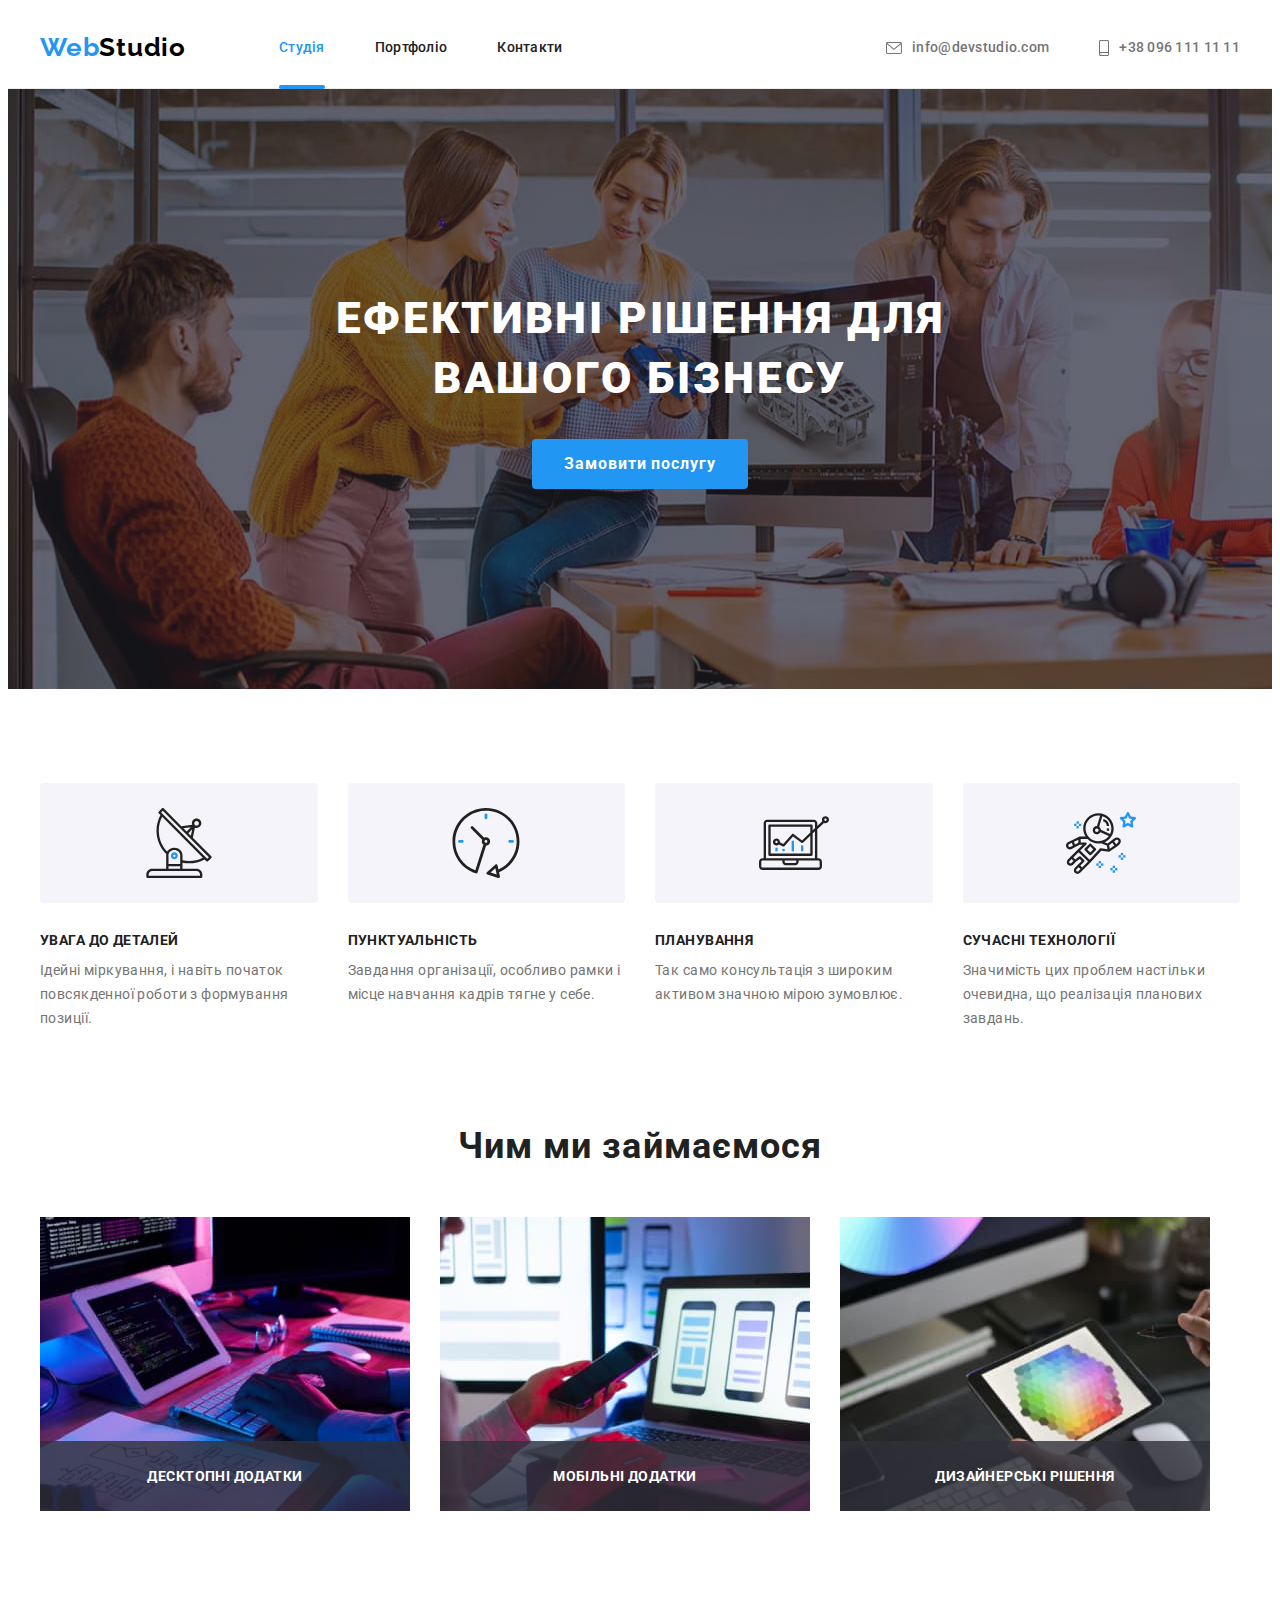
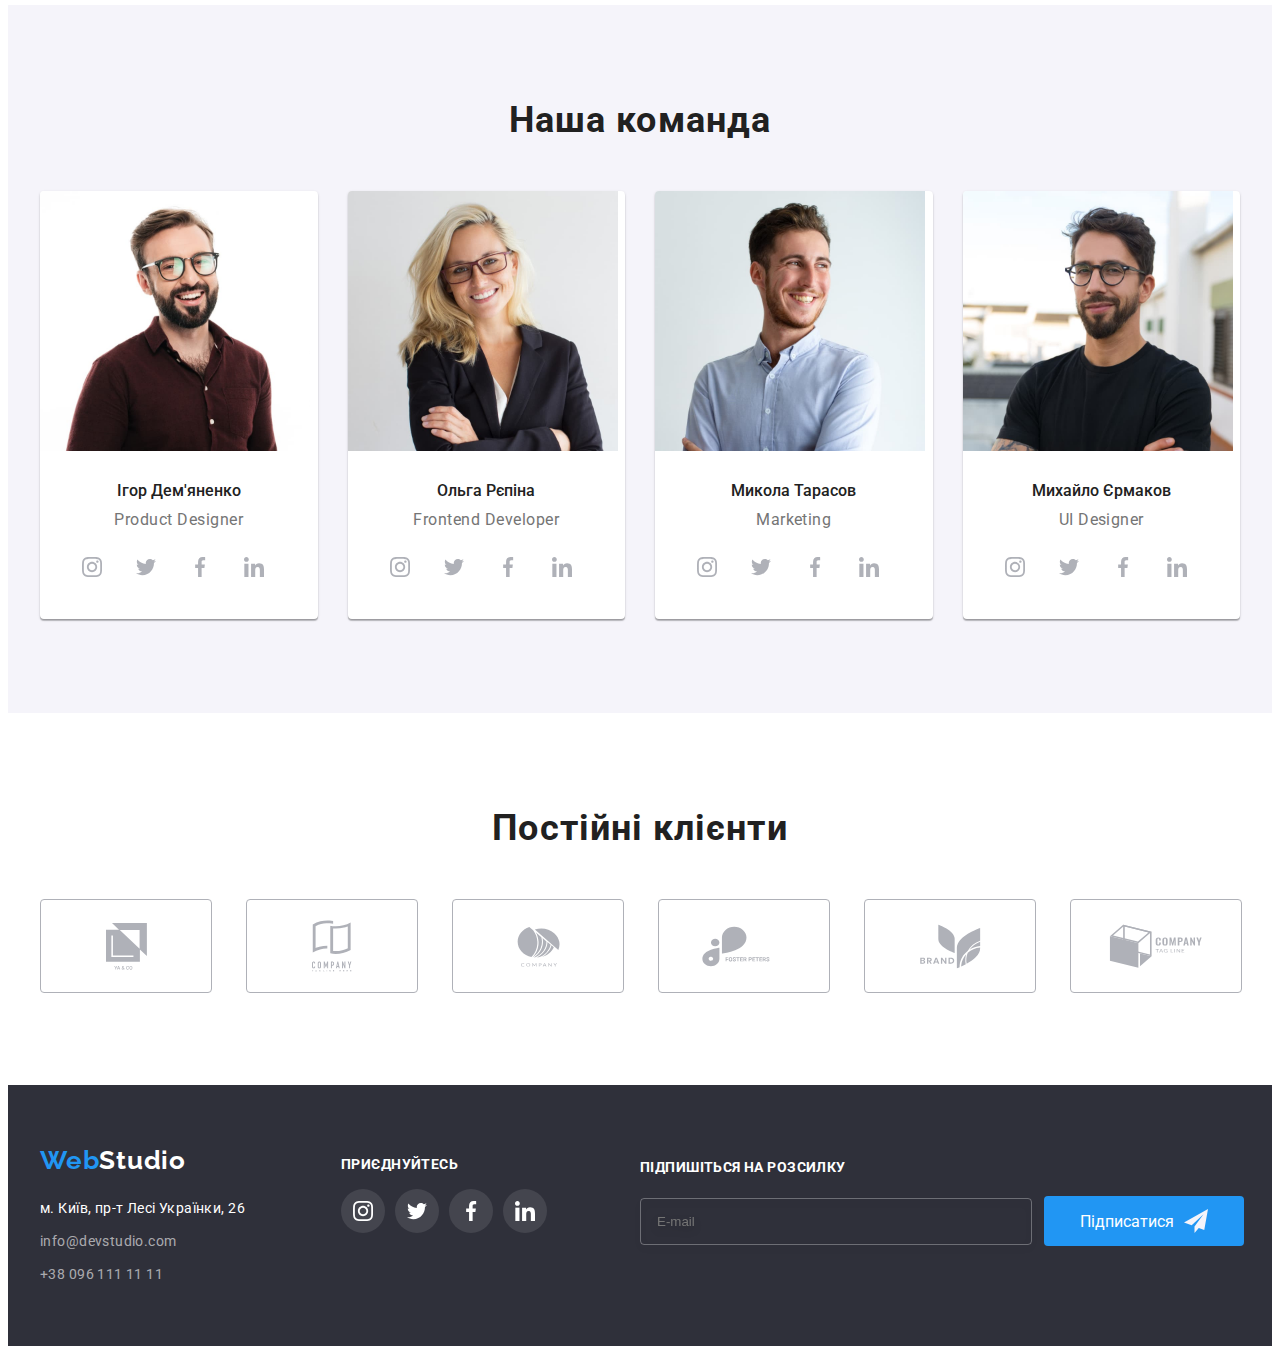
<file: index.html>
<!DOCTYPE html>
  <html lang="uk">
    <head>
      <meta charset="UTF-8" />
      <meta http-equiv="X-UA-Compatible" content="IE=edge" />
      <meta name="viewport" content="width=device-width, initial-scale=1.0" />
      <title>Студія</title>
      <link
        rel="stylesheet"
        href="https://cdnjs.cloudflare.com/ajax/libs/modern-normalize/1.1.0/modern-normalize.min.css"
        integrity="sha512-wpPYUAdjBVSE4KJnH1VR1HeZfpl1ub8YT/NKx4PuQ5NmX2tKuGu6U/JRp5y+Y8XG2tV+wKQpNHVUX03MfMFn9Q=="
        crossorigin="anonymous"
        referrerpolicy="no-referrer" />
      <link rel="stylesheet" href="./css/styles.css" />
      <link rel="preconnect" href="https://fonts.googleapis.com" />
      <link rel="preconnect" href="https://fonts.gstatic.com" crossorigin />
      <link
        href="https://fonts.googleapis.com/css2?family=Montserrat:wght@400;700&family=Raleway:wght@700&family=Roboto:wght@400;500;700;900&display=swap"
        rel="stylesheet" />
    </head>
    <body>
      <!-- Header -->
      <header class="page-header">
        <div class="container">
          <a href="./" class="logo link"><span class="accent">Web</span>Studio</a>

          <nav>
            <ul class="pages list">
              <li class="item">
                <a class="link current" href="./">Студія</a>
              </li>
              <li class="item">
                <a class="link" href="./portfolio.html">Портфоліо</a>
              </li>
              <li class="item">
                <a class="link" href="">Контакти</a>
              </li>
            </ul>
          </nav>

          <ul class="contacts list">
            <li class="item">
              <a class="link email" href="mailto:info@devstudio.com">
                <svg class="ico-email" width="16" height="12">
                  <use href="./images/icons.svg#envelope"></use></svg
                >info@devstudio.com</a
              >
            </li>
            <li class="item">
              <a class="link tel" href="tel:+380961111111">
                <svg class="ico-tel" width="10" height="16">
                  <use href="./images/icons.svg#smartphone"></use></svg
                >+38 096 111 11 11</a
              >
            </li>
          </ul>
        </div>
      </header>

      <!-- Main content -->
      <main>
        <!-- Hat -->

        <section class="section hat">
          <div class="container">
            <h1 class="hat-title">Ефективні рішення для вашого бізнесу</h1>
            <button type="button" class="hat-button button" data-modal-open>
              Замовити послугу
            </button>
          </div>
          <div class="backdrop is-hidden" data-modal>
            <div class="modal">
              <div class="close" data-modal-close>
                <svg width="18" height="18">
                  <use href="./images/icons.svg#close"></use>
                </svg>
              </div>
              <h3 class="modal-title">Залиште свої дані, ми вам передзвонимо</h3>
              <form class="order">
                <label class="form-label"
                  >Імʼя<input class="form-input" type="text" name="name" />
                  <svg class="ico-input">
                    <use href="./images/icons.svg#person"></use>
                  </svg>
                </label>

                <label class="form-label"
                  >Телефон<input class="form-input" type="tel" name="phone" />
                  <svg class="ico-input">
                    <use href="./images/icons.svg#phone"></use></svg
                ></label>
                <label class="form-label"
                  >Пошта<input class="form-input" type="text" name="name" />
                  <svg class="ico-input">
                    <use href="./images/icons.svg#email"></use></svg
                ></label>
                <label class="form-label"
                  >Коментар<textarea
                    class="form-comment form-input"
                    name="comment"
                    rows="4"
                    placeholder="Введіть текст"></textarea>
                </label>
                <label class="form-checkbox-label">
                  <input class="form-checkbox" type="checkbox" />
                  <svg class="check-ico">
                    <use href="./images/icons.svg#check"></use>
                  </svg>
                  Погоджуюся з розсилкою та приймаю <a href=""> Умови договору</a>
                </label>
                <button class="form-button button" type="submit">
                  Відправити
                </button>
              </form>
            </div>
          </div>
        </section>

        <!-- Features -->

        <section class="section features-section">
          <div class="container">
            <h2 class="features-title">Особливості</h2>
            <ul class="features-list list">
              <li class="item">
                <div class="features-thumb">
                  <svg class="ico-features" width="70" height="70">
                    <use href="./images/icons.svg#antenna"></use>
                  </svg>
                </div>
                <h3 class="features-list-title">Увага до деталей</h3>
                <p>
                  Ідейні міркування, і навіть початок повсякденної роботи з
                  формування позиції.
                </p>
              </li>
              <li class="item">
                <div class="features-thumb">
                  <svg class="ico-features" width="70" height="70">
                    <use href="./images/icons.svg#clock"></use>
                  </svg>
                </div>
                <h3 class="features-list-title">Пунктуальність</h3>
                <p>
                  Завдання організації, особливо рамки і місце навчання кадрів
                  тягне у себе.
                </p>
              </li>
              <li class="item">
                <div class="features-thumb">
                  <svg class="ico-features" width="70" height="70">
                    <use href="./images/icons.svg#diagram"></use>
                  </svg>
                </div>
                <h3 class="features-list-title">Планування</h3>
                <p>
                  Так само консультація з широким активом значною мірою зумовлює.
                </p>
              </li>
              <li class="item">
                <div class="features-thumb">
                  <svg class="ico-features" width="70" height="70">
                    <use href="./images/icons.svg#astronaut"></use>
                  </svg>
                </div>
                <h3 class="features-list-title">Сучасні технології</h3>
                <p>
                  Значимість цих проблем настільки очевидна, що реалізація
                  планових завдань.
                </p>
              </li>
            </ul>
          </div>
        </section>

        <!-- Business -->

        <section class="section business-section">
          <div class="container">
            <h2 class="section-title">Чим ми займаємося</h2>
            <ul class="business-list list">
              <li class="item">
                <img
                  src="./images/box1.jpg"
                  alt="Десктопні додатки"
                  width="370"
                  height="294" />
                <div class="business-thumb">
                  <p>Десктопні додатки</p>
                </div>
              </li>
              <li class="item">
                <img
                  src="./images/box2.jpg"
                  alt="Мобільні додатки"
                  width="370"
                  height="294" />

                <div class="business-thumb">
                  <p>Мобільні додатки</p>
                </div>
              </li>
              <li class="item">
                <img
                  src="./images/box3.jpg"
                  alt="Дизайнерські рішення"
                  width="370"
                  height="294" />

                <div class="business-thumb">
                  <p>Дизайнерські рішення</p>
                </div>
              </li>
            </ul>
          </div>
        </section>

        <!-- Team -->

        <section class="section team-section">
          <div class="container">
            <h2 class="team section-title">Наша команда</h2>
            <ul class="team list">
              <li class="item">
                <img
                  src="./images/team1.jpg"
                  class="team-photo"
                  alt="Ігор Дем'яненко"
                  width="270"
                  height="260" />
                <div class="team-content">
                  <h3 class="team-name">Ігор Дем'яненко</h3>
                  <p class="team-position" lang="en">Product Designer</p>

                  <ul class="socials list">
                    <li class="item">
                      <a class="socials-link" href="">
                        <svg class="ico-socials">
                          <use href="./images/icons.svg#instagram"></use>
                        </svg>
                      </a>
                    </li>
                    <li class="item">
                      <a class="socials-link" href="">
                        <svg class="ico-socials">
                          <use href="./images/icons.svg#twitter"></use>
                        </svg>
                      </a>
                    </li>
                    <li class="item">
                      <a class="socials-link" href="">
                        <svg class="ico-socials">
                          <use href="./images/icons.svg#facebook"></use>
                        </svg>
                      </a>
                    </li>
                    <li class="item">
                      <a class="socials-link" href="">
                        <svg class="ico-socials">
                          <use href="./images/icons.svg#linkedin"></use>
                        </svg>
                      </a>
                    </li>
                  </ul>
                </div>
              </li>
              <li class="item">
                <img
                  src="./images/team2.jpg"
                  class="team-photo"
                  alt="Ольга Рєпіна"
                  width="270"
                  height="260" />
                <div class="team-content">
                  <h3 class="team-name">Ольга Рєпіна</h3>
                  <p class="team-position" lang="en">Frontend Developer</p>

                  <ul class="socials list">
                    <li class="item">
                      <a class="socials-link" href="">
                        <svg class="ico-socials">
                          <use href="./images/icons.svg#instagram"></use>
                        </svg>
                      </a>
                    </li>
                    <li class="item">
                      <a class="socials-link" href="">
                        <svg class="ico-socials">
                          <use href="./images/icons.svg#twitter"></use>
                        </svg>
                      </a>
                    </li>
                    <li class="item">
                      <a class="socials-link" href="">
                        <svg class="ico-socials">
                          <use href="./images/icons.svg#facebook"></use>
                        </svg>
                      </a>
                    </li>
                    <li class="item">
                      <a class="socials-link" href="">
                        <svg class="ico-socials">
                          <use href="./images/icons.svg#linkedin"></use>
                        </svg>
                      </a>
                    </li>
                  </ul>
                </div>
              </li>
              <li class="item">
                <img
                  src="./images/team3.jpg"
                  class="team-photo"
                  alt="Микола Тарасов"
                  width="270"
                  height="260" />
                <div class="team-content">
                  <h3 class="team-name">Микола Тарасов</h3>
                  <p class="team-position" lang="en">Marketing</p>
                  <ul class="socials list">
                    <li class="item">
                      <a class="socials-link" href="">
                        <svg class="ico-socials">
                          <use href="./images/icons.svg#instagram"></use>
                        </svg>
                      </a>
                    </li>
                    <li class="item">
                      <a class="socials-link" href="">
                        <svg class="ico-socials">
                          <use href="./images/icons.svg#twitter"></use>
                        </svg>
                      </a>
                    </li>
                    <li class="item">
                      <a class="socials-link" href="">
                        <svg class="ico-socials">
                          <use href="./images/icons.svg#facebook"></use>
                        </svg>
                      </a>
                    </li>
                    <li class="item">
                      <a class="socials-link" href="">
                        <svg class="ico-socials">
                          <use href="./images/icons.svg#linkedin"></use>
                        </svg>
                      </a>
                    </li>
                  </ul>
                </div>
              </li>
              <li class="item">
                <img
                  src="./images/team4.jpg"
                  class="team-photo"
                  alt="Михайло Єрмаков"
                  width="270"
                  height="260" />
                <div class="team-content">
                  <h3 class="team-name">Михайло Єрмаков</h3>
                  <p class="team-position" lang="en">UI Designer</p>
                  <ul class="socials list">
                    <li class="item">
                      <a class="socials-link" href="">
                        <svg class="ico-socials">
                          <use href="./images/icons.svg#instagram"></use>
                        </svg>
                      </a>
                    </li>
                    <li class="item">
                      <a class="socials-link" href="">
                        <svg class="ico-socials">
                          <use href="./images/icons.svg#twitter"></use>
                        </svg>
                      </a>
                    </li>
                    <li class="item">
                      <a class="socials-link" href="">
                        <svg class="ico-socials">
                          <use href="./images/icons.svg#facebook"></use>
                        </svg>
                      </a>
                    </li>
                    <li class="item">
                      <a class="socials-link" href="">
                        <svg class="ico-socials">
                          <use href="./images/icons.svg#linkedin"></use>
                        </svg>
                      </a>
                    </li>
                  </ul>
                </div>
              </li>
            </ul>
          </div>
        </section>

        <!-- Clients -->
        <section class="section">
          <div class="container">
            <h2 class="section-title">Постійні клієнти</h2>
            <ul class="clients list">
              <li class="item">
                <a href="" class="clients-link">
                  <svg class="clients-logo" width="41" height="47">
                    <use href="./images/icons.svg#group-1"></use>
                  </svg>
                </a>
              </li>
              <li class="item">
                <a href="" class="clients-link">
                  <svg class="clients-logo" width="40" height="52">
                    <use href="./images/icons.svg#group-2"></use>
                  </svg>
                </a>
              </li>
              <li class="item">
                <a href="" class="clients-link">
                  <svg class="clients-logo" width="43" height="41">
                    <use href="./images/icons.svg#group-3"></use>
                  </svg>
                </a>
              </li>
              <li class="item">
                <a href="" class="clients-link">
                  <svg class="clients-logo" width="84" height="41">
                    <use href="./images/icons.svg#group-4"></use>
                  </svg>
                </a>
              </li>
              <li class="item">
                <a href="" class="clients-link">
                  <svg class="clients-logo" width="63" height="45">
                    <use href="./images/icons.svg#group-5"></use>
                  </svg>
                </a>
              </li>
              <li class="item">
                <a href="" class="clients-link">
                  <svg class="clients-logo" width="94" height="44">
                    <use href="./images/icons.svg#group-6"></use>
                  </svg>
                </a>
              </li>
            </ul>
          </div>
        </section>
      </main>

      <!-- Footer -->
      <footer>
        <div class="container footer">
          <div class="about">
            <a href="./" class="logo link"
              ><span class="accent">Web</span>Studio</a
            >

            <address class="address">
              <ul class="list">
                <li class="item">
                  <p>м. Київ, пр-т Лесі Українки, 26</p>
                </li>
                <li class="item">
                  <a class="link" href="mailto:info@devstudio.com"
                    >info@devstudio.com</a
                  >
                </li>
                <li class="item">
                  <a class="link" href="tel:+380961111111">+38 096 111 11 11</a>
                </li>
              </ul>
            </address>
          </div>

          <div class="joinus">
            <h3 class="joinus-title">Приєднуйтесь</h3>
            <ul class="socials list">
              <li class="item">
                <a class="socials-link" href="">
                  <svg class="ico-socials">
                    <use href="./images/icons.svg#instagram"></use>
                  </svg>
                </a>
              </li>
              <li class="item">
                <a class="socials-link" href="">
                  <svg class="ico-socials">
                    <use href="./images/icons.svg#twitter"></use>
                  </svg>
                </a>
              </li>
              <li class="item">
                <a class="socials-link" href="">
                  <svg class="ico-socials">
                    <use href="./images/icons.svg#facebook"></use>
                  </svg>
                </a>
              </li>
              <li class="item">
                <a class="socials-link" href="">
                  <svg class="ico-socials">
                    <use href="./images/icons.svg#linkedin"></use>
                  </svg>
                </a>
              </li>
            </ul>
          </div>

          <div class="subscribe">
            <label class="subscribe-title" for="subscribe-email">Підпишіться на розсилку</label>
            <form class="subscribe-field">
              <input
                type="email"
                name="email"
                id="subscribe-email"
                placeholder="E-mail" />
              <button class="subscribe-button button" type="submit">
                Підписатися
                <svg>
                  <use href="./images/icons.svg#send"></use>
                </svg>
              </button>
            </form>
          </div>
        </div>
      </footer>

      <script src="./js/modal.js"></script>
    </body>
  </html>
</file>
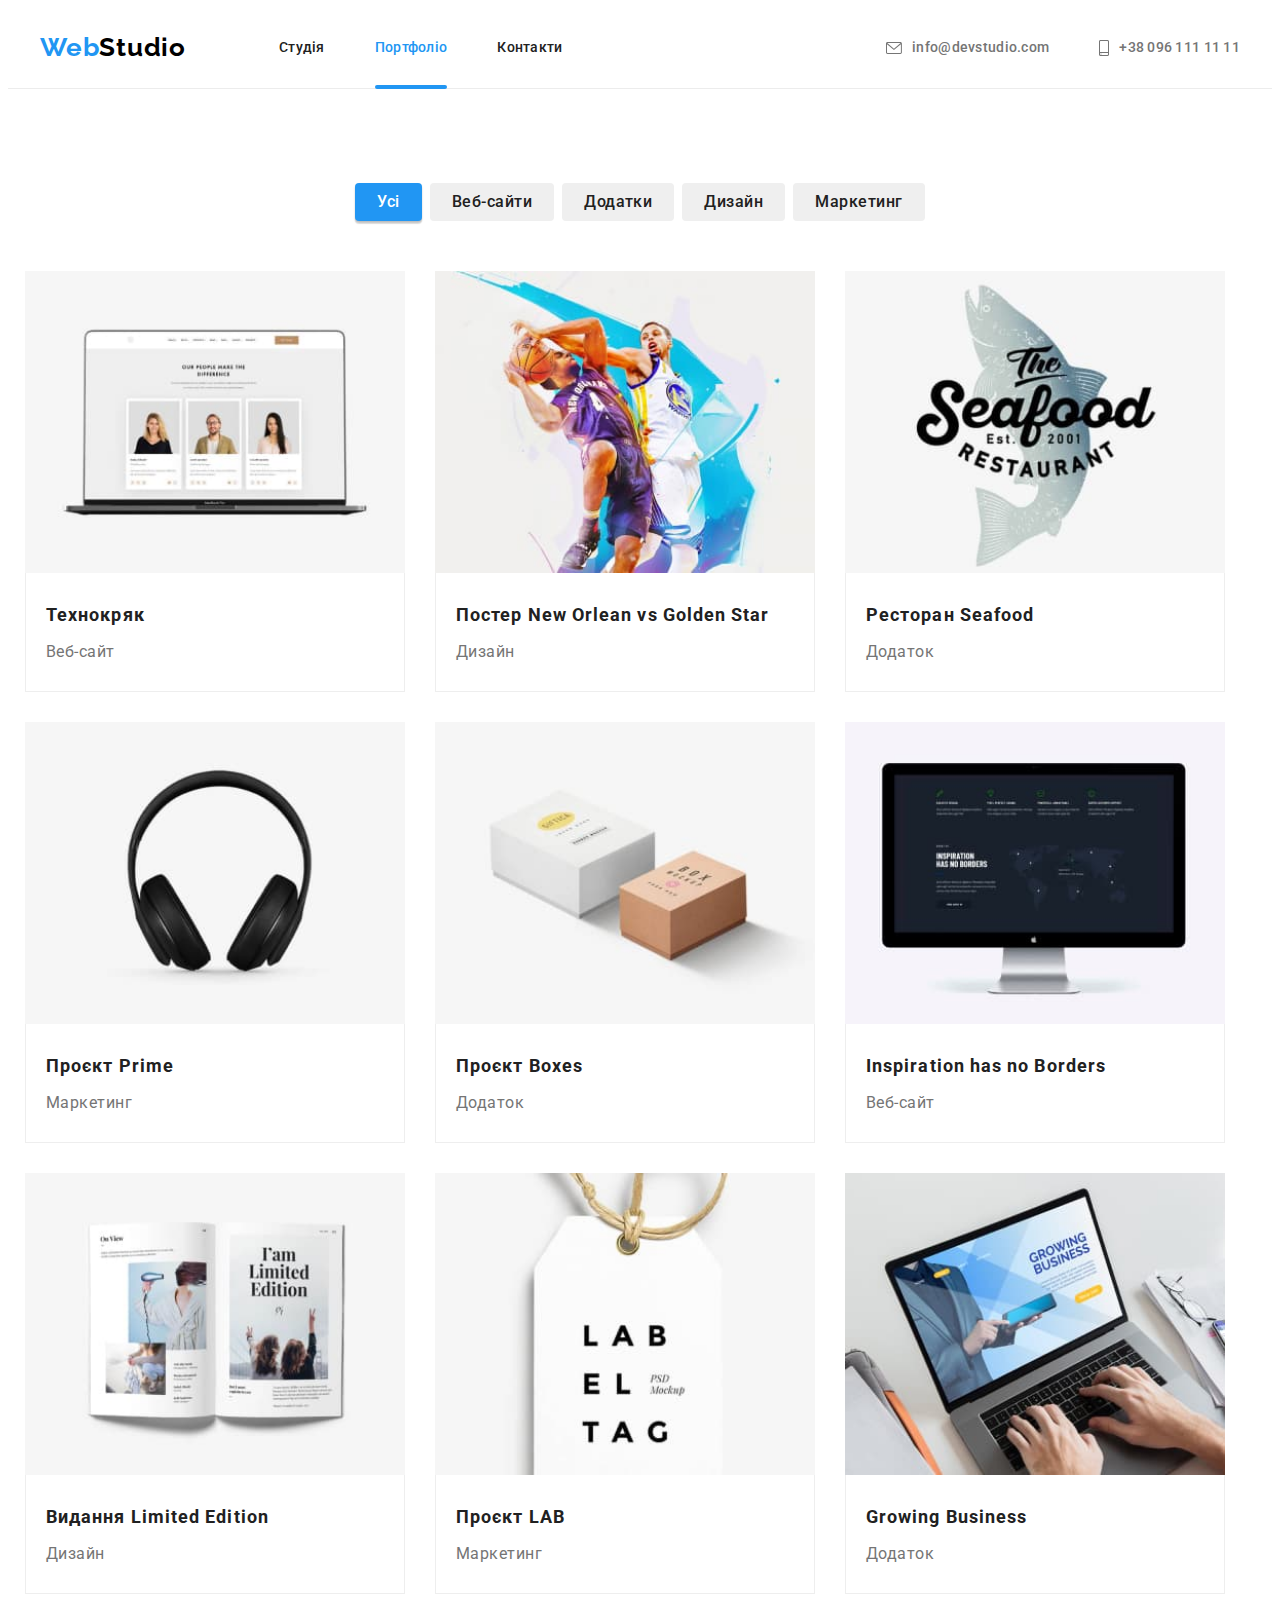
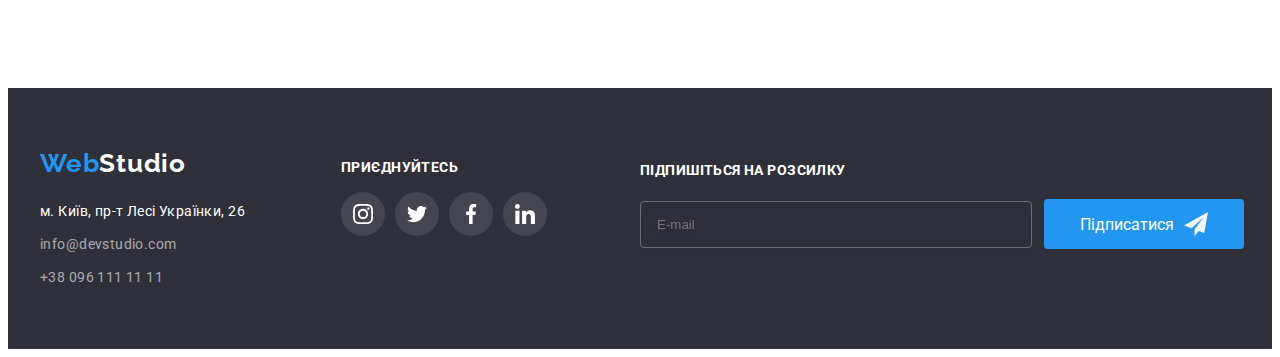
<file: portfolio.html>
<!DOCTYPE html>
<html lang="uk">
  <head>
    <link
      rel="stylesheet"
      href="https://cdnjs.cloudflare.com/ajax/libs/modern-normalize/1.1.0/modern-normalize.min.css"
      integrity="sha512-wpPYUAdjBVSE4KJnH1VR1HeZfpl1ub8YT/NKx4PuQ5NmX2tKuGu6U/JRp5y+Y8XG2tV+wKQpNHVUX03MfMFn9Q=="
      crossorigin="anonymous"
      referrerpolicy="no-referrer" />
    <meta charset="UTF-8" />
    <meta http-equiv="X-UA-Compatible" content="IE=edge" />
    <meta name="viewport" content="width=device-width, initial-scale=1.0" />
    <title>Портфоліо</title>
    <link rel="stylesheet" href="./css/styles.css" />
    <link rel="preconnect" href="https://fonts.googleapis.com" />
    <link rel="preconnect" href="https://fonts.gstatic.com" crossorigin />
    <link
      href="https://fonts.googleapis.com/css2?family=Montserrat:wght@400;700&family=Raleway:wght@700&family=Roboto:wght@400;500;700;900&display=swap"
      rel="stylesheet" />
  </head>

  <body>
    <!-- Header -->
    <header class="page-header">
      <div class="container">
        <a href="./" class="logo link"><span class="accent">Web</span>Studio</a>

        <nav>
          <ul class="pages list">
            <li class="item">
              <a class="link" href="./">Студія</a>
            </li>
            <li class="item">
              <a class="link current" href="./portfolio.html">Портфоліо</a>
            </li>
            <li class="item">
              <a class="link" href="">Контакти</a>
            </li>
          </ul>
        </nav>

        <ul class="contacts list">
          <li class="item">
            <a class="link email" href="mailto:info@devstudio.com">
              <svg class="ico-email" width="16" height="12">
                <use href="./images/icons.svg#envelope"></use></svg
              >info@devstudio.com</a
            >
          </li>
          <li class="item">
            <a class="link tel" href="tel:+380961111111">
              <svg class="ico-tel" width="10" height="16">
                <use href="./images/icons.svg#smartphone"></use></svg
              >+38 096 111 11 11</a
            >
          </li>
        </ul>
      </div>
    </header>

    <!-- Main content -->
    <main>
      <section class="section projects-section">
        <div class="container">
          <h1 class="projects-title">Проекти</h1>

          <!-- Filter -->
          <ul class="filter-list list">
            <li class="item">
              <button type="button" class="button active">Усі</button>
            </li>
            <li class="item">
              <button type="button" class="button">Веб-сайти</button>
            </li>
            <li class="item">
              <button type="button" class="button">Додатки</button>
            </li>
            <li class="item">
              <button type="button" class="button">Дизайн</button>
            </li>
            <li class="item">
              <button type="button" class="button">Маркетинг</button>
            </li>
          </ul>

          <!-- Projects -->
          <ul class="projects list">
            <li class="item">
              <a href="" class="link">
                <div class="projects-thumb">
                  <img
                    class="projects-pic"
                    src="./images/project1.jpg"
                    alt="Технокряк"
                    width="370" />
                  <div class="projects-description-thumb">
                    <p class="projects-description">
                      Ресурс пропонує комплексні пропозиції з різним рівнем
                      функціоналу та сервісів. Все це дозволить відвідувачу
                      отримати вичерпні відомості про компанію чи приватну
                      особу.
                    </p>
                  </div>
                </div>
                <div class="projects-content">
                  <h2 class="projects-company">Технокряк</h2>
                  <p class="projects-type">Веб-сайт</p>
                </div>
              </a>
            </li>
            <li class="item">
              <a href="" class="link">
                <div class="projects-thumb">
                  <img
                    class="projects-pic"
                    src="./images/project2.jpg"
                    alt="Постер New Orlean vs Golden Star"
                    width="370" />
                  <div class="projects-description-thumb">
                    <p class="projects-description">
                      Ресурс пропонує комплексні пропозиції з різним рівнем
                      функціоналу та сервісів. Все це дозволить відвідувачу
                      отримати вичерпні відомості про компанію чи приватну
                      особу.
                    </p>
                  </div>
                </div>
                <div class="projects-content">
                  <h2 class="projects-company">
                    Постер New Orlean vs Golden Star
                  </h2>
                  <p class="projects-type">Дизайн</p>
                </div>
              </a>
            </li>
            <li class="item">
              <a href="" class="link">
                <div class="projects-thumb">
                  <img
                    class="projects-pic"
                    src="./images/project3.jpg"
                    alt="Ресторан Seafood"
                    width="370" />
                  <div class="projects-description-thumb">
                    <p class="projects-description">
                      Ресурс пропонує комплексні пропозиції з різним рівнем
                      функціоналу та сервісів. Все це дозволить відвідувачу
                      отримати вичерпні відомості про компанію чи приватну
                      особу.
                    </p>
                  </div>
                </div>
                <div class="projects-content">
                  <h2 class="projects-company">Ресторан Seafood</h2>
                  <p class="projects-type">Додаток</p>
                </div>
              </a>
            </li>
            <li class="item">
              <a href="" class="link">
                <div class="projects-thumb">
                  <img
                    class="projects-pic"
                    src="./images/project4.jpg"
                    alt="Проєкт Prime"
                    width="370" />
                  <div class="projects-description-thumb">
                    <p class="projects-description">
                      Ресурс пропонує комплексні пропозиції з різним рівнем
                      функціоналу та сервісів. Все це дозволить відвідувачу
                      отримати вичерпні відомості про компанію чи приватну
                      особу.
                    </p>
                  </div>
                </div>
                <div class="projects-content">
                  <h2 class="projects-company">Проєкт Prime</h2>
                  <p class="projects-type">Маркетинг</p>
                </div>
              </a>
            </li>
            <li class="item">
              <a href="" class="link">
                <div class="projects-thumb">
                  <img
                    class="projects-pic"
                    src="./images/project5.jpg"
                    alt="Проєкт Boxes"
                    width="370" />
                  <div class="projects-description-thumb">
                    <p class="projects-description">
                      Ресурс пропонує комплексні пропозиції з різним рівнем
                      функціоналу та сервісів. Все це дозволить відвідувачу
                      отримати вичерпні відомості про компанію чи приватну
                      особу.
                    </p>
                  </div>
                </div>
                <div class="projects-content">
                  <h2 class="projects-company">Проєкт Boxes</h2>
                  <p class="projects-type">Додаток</p>
                </div>
              </a>
            </li>
            <li class="item">
              <a href="" class="link">
                <div class="projects-thumb">
                  <img
                    class="projects-pic"
                    src="./images/project6.jpg"
                    alt="Inspiration has no Borders"
                    width="370" />
                  <div class="projects-description-thumb">
                    <p class="projects-description">
                      Ресурс пропонує комплексні пропозиції з різним рівнем
                      функціоналу та сервісів. Все це дозволить відвідувачу
                      отримати вичерпні відомості про компанію чи приватну
                      особу.
                    </p>
                  </div>
                </div>
                <div class="projects-content">
                  <h2 class="projects-company">Inspiration has no Borders</h2>
                  <p class="projects-type">Веб-сайт</p>
                </div>
              </a>
            </li>
            <li class="item">
              <a href="" class="link">
                <div class="projects-thumb">
                  <img
                    class="projects-pic"
                    src="./images/project7.jpg"
                    alt="Видання Limited Edition"
                    width="370" />
                  <div class="projects-description-thumb">
                    <p class="projects-description">
                      Ресурс пропонує комплексні пропозиції з різним рівнем
                      функціоналу та сервісів. Все це дозволить відвідувачу
                      отримати вичерпні відомості про компанію чи приватну
                      особу.
                    </p>
                  </div>
                </div>
                <div class="projects-content">
                  <h2 class="projects-company">Видання Limited Edition</h2>
                  <p class="projects-type">Дизайн</p>
                </div>
              </a>
            </li>
            <li class="item">
              <a href="" class="link">
                <div class="projects-thumb">
                  <img
                    class="projects-pic"
                    src="./images/project8.jpg"
                    alt="Проєкт LAB"
                    width="370" />
                  <div class="projects-description-thumb">
                    <p class="projects-description">
                      Ресурс пропонує комплексні пропозиції з різним рівнем
                      функціоналу та сервісів. Все це дозволить відвідувачу
                      отримати вичерпні відомості про компанію чи приватну
                      особу.
                    </p>
                  </div>
                </div>
                <div class="projects-content">
                  <h2 class="projects-company">Проєкт LAB</h2>
                  <p class="projects-type">Маркетинг</p>
                </div>
              </a>
            </li>
            <li class="item">
              <a href="" class="link">
                <div class="projects-thumb">
                  <img
                    class="projects-pic"
                    src="./images/project9.jpg"
                    alt="Growing Business"
                    width="370" />
                  <div class="projects-description-thumb">
                    <p class="projects-description">
                      Ресурс пропонує комплексні пропозиції з різним рівнем
                      функціоналу та сервісів. Все це дозволить відвідувачу
                      отримати вичерпні відомості про компанію чи приватну
                      особу.
                    </p>
                  </div>
                </div>
                <div class="projects-content">
                  <h2 class="projects-company">Growing Business</h2>
                  <p class="projects-type">Додаток</p>
                </div>
              </a>
            </li>
          </ul>
        </div>
      </section>
    </main>

    <!-- Footer -->
      <footer>
        <div class="container footer">
          <div class="about">
            <a href="./" class="logo link"
              ><span class="accent">Web</span>Studio</a
            >

            <address class="address">
              <ul class="list">
                <li class="item">
                  <p>м. Київ, пр-т Лесі Українки, 26</p>
                </li>
                <li class="item">
                  <a class="link" href="mailto:info@devstudio.com"
                    >info@devstudio.com</a
                  >
                </li>
                <li class="item">
                  <a class="link" href="tel:+380961111111">+38 096 111 11 11</a>
                </li>
              </ul>
            </address>
          </div>

          <div class="joinus">
            <h3 class="joinus-title">Приєднуйтесь</h3>
            <ul class="socials list">
              <li class="item">
                <a class="socials-link" href="">
                  <svg class="ico-socials">
                    <use href="./images/icons.svg#instagram"></use>
                  </svg>
                </a>
              </li>
              <li class="item">
                <a class="socials-link" href="">
                  <svg class="ico-socials">
                    <use href="./images/icons.svg#twitter"></use>
                  </svg>
                </a>
              </li>
              <li class="item">
                <a class="socials-link" href="">
                  <svg class="ico-socials">
                    <use href="./images/icons.svg#facebook"></use>
                  </svg>
                </a>
              </li>
              <li class="item">
                <a class="socials-link" href="">
                  <svg class="ico-socials">
                    <use href="./images/icons.svg#linkedin"></use>
                  </svg>
                </a>
              </li>
            </ul>
          </div>

          <div class="subscribe">
            <label class="subscribe-title" for="subscribe-email">Підпишіться на розсилку</label>
            <form class="subscribe-field">
              <input
                type="email"
                name="email"
                id="subscribe-email"
                placeholder="E-mail" />
              <button class="subscribe-button button" type="submit">
                Підписатися
                <svg>
                  <use href="./images/icons.svg#send"></use>
                </svg>
              </button>
            </form>
          </div>
        </div>
      </footer>
  </body>
</html>
</file>
<file: css/styles.css>
:root {
  --primary-color: #757575;
  --secondary-color: #212121;
  --additional-color: #f5f4fa;
  --contrast-color: #ffffff;
  --contrast-base-color: #2f303a;
  --button-color: #188ce8;
  --icon-color: #afb1b8;
  --accent: #2196f3;
  --grid-gap: 30px;
  --grid-raw-elements: 3;
  --transition-function: 250ms cubic-bezier(0.4, 0, 0.2, 1);
}

body {
  min-width: 1200px;
  font-family: Roboto, sans-serif;
  color: var(--primary-color);
}

ul,
p,
h1,
h2,
h3,
h4,
h5,
h6 {
  margin: 0;
  margin-bottom: 0;
  padding: 0;
}

img {
  display: block;
  max-width: 100%;
}

.list {
  list-style: none;
}

.link {
  text-decoration: none;
}

.accent {
  color: var(--accent);
}

.button {
  font: inherit;
  border: none;
  color: var(--contrast-color);
  cursor: pointer;
}

.section {
  padding-top: 94px;
  padding-bottom: 94px;
}

.container {
  display: inherit;
  width: 1200px;
  margin: 0 auto;
  padding-left: 15px;
  padding-right: 15px;
}

/* Header */

.page-header {
  display: flex;
  border-bottom: 1px solid #ececec;
}

.page-header .container {
  align-items: center;
}

.logo {
  font-family: Raleway;
  font-weight: 700;
  font-size: 26px;
  line-height: 1.2;
  letter-spacing: 0.03em;
  color: black;
}

.page-header .logo {
  padding-top: 24px;
  padding-bottom: 25px;
}

.pages {
  margin-left: 93px;
}

.contacts {
  margin-left: auto;
}

.pages,
.contacts {
  display: flex;
}

.pages .item + .item,
.contacts .item + .item {
  margin-left: 50px;
}

.pages .link,
.contacts .link {
  display: block;
  font-weight: 500;
  font-size: 14px;
  line-height: 1.14;
  letter-spacing: 0.02em;
  padding-top: 32px;
  padding-bottom: 32px;
}

.pages .link {
  position: relative;
  color: var(--secondary-color);
}

.pages .link.current {
  color: var(--accent);
}

.current::after {
  content: "";
  position: absolute;
  left: 0;
  bottom: -1px;
  width: 100%;
  height: 100%;
  background-color: var(--accent);
  border-radius: 2px;
  height: 4px;
}

.contacts .link {
  display: flex;
  align-items: center;
  color: var(--primary-color);
}

.contacts .link,
.pages .link,
.address .link {
  transition: color var(--transition-function);
}

.pages .link:hover,
.pages .link:focus,
.contacts .link:hover,
.contacts .link:focus,
.address .link:hover,
.address .link:focus {
  color: var(--accent);
}

.ico-email,
.ico-tel {
  margin-right: 10px;
  vertical-align: middle;
  fill: currentColor;
}

/* Studio content */

/* Hat */
.hat {
  max-width: 1600px;
  margin: 0 auto;
  padding-top: 200px;
  padding-bottom: 200px;
  text-align: center;
  background-color: var(--contrast-base-color);
  background-image: linear-gradient(
      rgba(47, 48, 58, 0.4),
      rgba(47, 48, 58, 0.4)
    ),
    url("../images/hero-bcg.jpg");
  background-size: cover;
}

.hat-title {
  width: 696px;
  margin: 0 auto;
  font-weight: 900;
  font-size: 44px;
  line-height: 1.36;
  letter-spacing: 0.06em;
  text-transform: uppercase;
  color: var(--contrast-color);
}

.hat-button {
  margin-top: 30px;
  padding: 10px 32px;
  font-weight: 700;
  font-size: 16px;
  line-height: 1.88;
  letter-spacing: 0.06em;
  color: var(--contrast-color);
  background-color: var(--accent);
  border-radius: 4px;
  transition: background-color var(--transition-function);
}

.hat-button:hover,
.hat-button:focus {
  background-color: var(--button-color);
}

/* Modal */

.backdrop {
  position: fixed;
  z-index: 10;
  display: flex;
  justify-content: center;
  align-items: center;
  width: 100%;
  height: 100%;
  top: 0;
  left: 0;
  scale: 1;
  opacity: 1;
  background-color: rgba(0, 0, 0, 0.1);
  transition: scale var(--transition-function),
    opacity var(--transition-function), visibility var(--transition-function);
}

.is-hidden {
  visibility: hidden;
  opacity: 0;
  pointer-events: none;
  scale: 1.2;
}

.modal {
  position: relative;
  width: 528px;
  min-height: 581px;
  padding: 40px;
  border-radius: 4px;
  background-color: var(--contrast-color);
}

.close {
  display: flex;
  position: absolute;
  justify-content: center;
  align-items: center;
  top: 8px;
  right: 8px;
  width: 30px;
  height: 30px;
  cursor: pointer;
  fill: black;
  border: 1px solid rgba(0, 0, 0, 0.1);
  border-radius: 50%;
}

.close:hover {
  fill: var(--accent);
}

.modal-title {
  font-weight: 700;
  font-size: 20px;
  letter-spacing: 0.03em;
  color: var(--secondary-color);
}

.order {
  margin-top: 12px;
}

.form-label {
  position: relative;
  display: block;
  text-align: left;
  font-size: 12px;
  line-height: 1.17;
  letter-spacing: 0.01em;
}

.form-label + .form-label {
  margin-top: 10px;
}

.form-input {
  display: block;
  width: 100%;
  height: 40px;
  margin-top: 4px;
  padding: 12px;
  padding-left: 42px;
  border: 1px solid rgba(33, 33, 33, 0.2);
  border-radius: 4px;
}

.ico-input {
  position: absolute;
  width: 18px;
  height: 18px;
  left: 12px;
  bottom: 11px;
  fill: var(--secondary-color);
}

.form-input:focus + .ico-input {
  fill: var(--accent);
}

.form-input:focus {
  outline: none;
  border-color: var(--accent);
}

.form-comment {
  resize: none;
  min-height: 120px;
  padding: 12px 16px;
}

.form-comment::placeholder {
  opacity: 0.5;
}

.form-checkbox-label {
  display: flex;
  margin-top: 20px;
  justify-content: center;
  align-items: center;
  color: var(--primary-color);
  font-size: 14px;
  line-height: 1.71;
  letter-spacing: 0.03em;
}

.form-checkbox:focus + .check-ico,
.form-checkbox:hover + .check-ico {
  outline: 1px solid var(--button-color);
}

.form-checkbox-label a {
  margin-left: 3px;
  color: var(--accent);
}

.form-checkbox-label a:hover,
.form-checkbox-label a:focus {
  text-decoration: none;
}

.form-checkbox {
  appearance: none;
  position: absolute;
}

.check-ico {
  width: 16px;
  height: 15px;
  margin-right: 7px;
  border-radius: 2px;
  fill: none;
  border: 2px solid var(--secondary-color);
  transition: fill var(--transition-function), bacground-color var(--transition-function);
}

.form-checkbox:checked + .check-ico {
  fill: var(--contrast-color);
  background-color: var(--accent);
  border: none;
}

.form-button {
  min-width: 200px;
  height: 50px;
  margin-top: 30px;
  font-weight: 700;
  line-height: 1.88;
  letter-spacing: 0.06em;
  background-color: var(--accent);
  border-radius: 4px;
  box-shadow: 0px 4px 4px rgba(0, 0, 0, 0.15);
  transition: background-color var(--transition-function),
    box-shadow var(--transition-function);
}

.form-button:hover {
  background-color: var(--button-color);
  box-shadow: 0px 4px 4px rgba(0, 0, 0, 0.3);
}

/* Features */

.features-section {
  font-size: 14px;
  line-height: 1.71;
  letter-spacing: 0.03em;
}

.features-list {
  display: flex;
}

.features-list .item {
  width: calc((100% - 90px) / 4);
}

.features-list .item + .item {
  margin-left: 30px;
}

.features-thumb {
  display: flex;
  height: 120px;
  margin-bottom: 30px;
  justify-content: center;
  align-items: center;
  border-radius: 4px;
  background-color: var(--additional-color);
}

.ico-features {
  margin: 0 auto;
}

.features-title,
.projects-title {
  display: none;
}

.features-list-title {
  margin-bottom: 10px;
  font-size: 14px;
  line-height: 1.14;
  letter-spacing: 0.03em;
  text-transform: uppercase;
  color: var(--secondary-color);
}

/* Business */

.business-section {
  padding-top: 0;
}

.section-title {
  margin-bottom: 50px;
  font-size: 36px;
  line-height: 1.17;
  text-align: center;
  letter-spacing: 0.03em;
  color: var(--secondary-color);
}

.business-list {
  display: flex;
}

.business-list .item {
  position: relative;
}

.business-list .item + .item {
  margin-left: 30px;
}

.business-thumb {
  position: absolute;
  display: flex;
  justify-content: center;
  align-items: center;
  left: 0;
  bottom: 0;
  width: 100%;
  height: 70px;
  font-weight: 700;
  font-size: 14px;
  letter-spacing: 0.03em;
  text-transform: uppercase;
  color: var(--contrast-color);
  background-color: rgba(47, 48, 58, 0.8);
}

/* Team */

.team-section {
  background-color: var(--additional-color);
}

.team.list {
  display: flex;
}

.team > .item {
  width: calc((100% - 90px) / 4);
  background-color: var(--contrast-color);
  border-radius: 4px;
  overflow: hidden;
  box-shadow: 0px 1px 3px rgba(0, 0, 0, 0.12), 0px 1px 1px rgba(0, 0, 0, 0.14),
    0px 2px 1px rgba(0, 0, 0, 0.2);
}

.team > .item + .item {
  margin-left: 30px;
}

.team-name {
  font-weight: 500;
  font-size: 16px;
  line-height: 1.19;
  text-align: center;
  color: var(--secondary-color);
}

.team-position {
  margin-top: 10px;
  font-size: 16px;
  line-height: 1.19;
  text-align: center;
  letter-spacing: 0.03em;
}

.team-content {
  padding: 30px;
}

.socials {
  display: flex;
  margin-top: 16px;
}

.socials > .item + .item {
  margin-left: 10px;
}

.socials-link {
  display: flex;
  width: 44px;
  height: 44px;
  justify-content: center;
  align-items: center;
  border-radius: 50%;
  color: var(--icon-color);
  transition: color var(--transition-function),
    background-color var(--transition-function);
}

.socials-link:hover,
.socials-link:focus {
  color: var(--contrast-color);
  background-color: var(--accent);
}

.ico-socials {
  width: 20px;
  height: 20px;
  fill: currentColor;
}

/* CLients */

.clients {
  display: flex;
  flex-wrap: wrap;
  justify-content: space-between;
  color: var(--icon-color);
}

.clients > .item {
  width: 170px;
  height: 92px;
}

.clients-link {
  display: flex;
  justify-content: center;
  align-items: center;
  width: 100%;
  height: 100%;
  color: currentColor;
  border: 1px solid var(--icon-color);
  border-radius: 4px;
  transition: color var(--transition-function),
    border-color var(--transition-function);
}

.clients-link:hover,
.clients-link:focus {
  color: var(--accent);
  border-color: var(--accent);
}

.clients > .item + .item {
  margin-left: 30px;
}

.clients-logo {
  fill: currentColor;
}

/* Footer */

footer {
  padding-top: 60px;
  padding-bottom: 60px;
  background-color: var(--contrast-base-color);
}

footer .logo {
  color: var(--contrast-color);
}

.container.footer {
  display: flex;
}

.about {
  min-width: 231px;
}

.address {
  margin-top: 20px;
  font-style: normal;
  font-size: 14px;
  line-height: 24px;
  letter-spacing: 0.03em;
  color: var(--contrast-color);
}

.address .item + .item {
  margin-top: 9px;
}

.address .link {
  color: rgba(255, 255, 255, 0.6);
}

.joinus {
  margin-left: 70px;
  padding-top: 12px;
}

.joinus-title,
.subscribe-title {
  font-weight: 700;
  font-size: 14px;
  line-height: 1.14;
  letter-spacing: 0.03em;
  text-transform: uppercase;
  color: var(--contrast-color);
}

.joinus .socials-list {
  margin-top: 20px;
}

.joinus .socials-link {
  color: var(--contrast-color);
  background: rgba(255, 255, 255, 0.1);
  transition: background-color var(--transition-function);
}

.joinus .socials-link:hover,
.joinus .socials-link:focus {
  background-color: var(--accent);
}

.subscribe {
  margin-left: 93px;
  padding-top: 12px;
}

.subscribe-field {
  display: flex;
  justify-content: center;
  align-items: center;
  margin-top: 20px;
}

.subscribe input {
  width: 358px;
  padding: 15px 16px;
  color: var(--contrast-color);
  background-color: transparent;
  border: 1px solid rgba(255, 255, 255, 0.3);
  filter: drop-shadow(0px 4px 4px rgba(0, 0, 0, 0.15));
  border-radius: 4px;
}

.subscribe-button {
  display: flex;
  justify-content: center;
  align-items: center;
  min-width: 200px;
  height: 50px;
  margin-left: 12px;
  border-radius: 4px;
  background-color: var(--accent);
}

.subscribe-button svg {
  width: 24px;
  height: 24px;
  margin-left: 10px;
  fill: var(--additional-color);
}

/* _______________________Portfolio____________________ */

.filter-title {
  display: none;
}

.filter-list {
  display: flex;
  margin-bottom: 50px;
  justify-content: center;
}

.filter-list .item + .item {
  margin-left: 8px;
}

.filter-list .button {
  padding: 6px 22px;
  font-weight: 500;
  font-size: 16px;
  line-height: 1.62;
  text-align: center;
  letter-spacing: 0.03em;
  border-radius: 4px;
  color: var(--secondary-color);
  transition: color var(--transition-function),
    background-color var(--transition-function),
    box-shadow var(--transition-function);
}

.filter-list .button.active,
.filter-list .button:hover,
.filter-list .button:focus {
  color: var(--contrast-color);
  background-color: var(--accent);
  box-shadow: 0px 3px 1px rgba(0, 0, 0, 0.1), 0px 1px 2px rgba(0, 0, 0, 0.08),
    0px 2px 2px rgba(0, 0, 0, 0.12);
}

/* Projects */
.projects-section .container {
  width: 1230px;
}

.projects {
  display: flex;
  width: 100%;
  margin-top: calc(-1 * var(--grid-gap));
  margin-left: calc(-1 * var(--grid-gap));
  flex-wrap: wrap;
}

.projects .link {
  display: block;
  transition: box-shadow var(--transition-function);
}

.projects .link:hover,
.projects .link:focus {
  box-shadow: 0px 1px 1px rgba(0, 0, 0, 0.12), 0px 4px 4px rgba(0, 0, 0, 0.06),
    1px 4px 6px rgba(0, 0, 0, 0.16);
}

.projects-thumb {
  position: relative;
  overflow: hidden;
}

.projects-description-thumb {
  position: absolute;
  display: flex;
  width: 100%;
  height: 100%;
  justify-content: center;
  align-items: center;
  background: rgba(33, 150, 243, 0.9);
  transition: transform var(--transition-function);
}

.projects .link:hover .projects-description-thumb,
.projects .link:focus .projects-description-thumb {
  transform: translateY(-100%);
}

.projects-description {
  padding-left: 24px;
  padding-right: 24px;
  font-size: 18px;
  line-height: 1.56;
  letter-spacing: 0.03em;
  color: var(--contrast-color);
}

.projects-pic {
  display: block;
  width: 100%;
}

.projects > .item {
  display: block;
  flex-basis: calc(
    (100% - (var(--grid-raw-elements) * (var(--grid-gap)))) /
      var(--grid-raw-elements)
  );
  margin-top: var(--grid-gap);
  margin-left: var(--grid-gap);
}

.projects .projects-company {
  font-size: 18px;
  line-height: 2;
  letter-spacing: 0.06em;
  color: var(--secondary-color);
}

.projects .projects-type {
  font-size: 16px;
  line-height: 1.88;
  letter-spacing: 0.03em;
  color: var(--primary-color);
}

.projects-content {
  padding: 24px 20px;
  border: 1px solid #eeeeee;
  border-top: none;
}

.projects-content p {
  margin-top: 4px;
}
</file>
